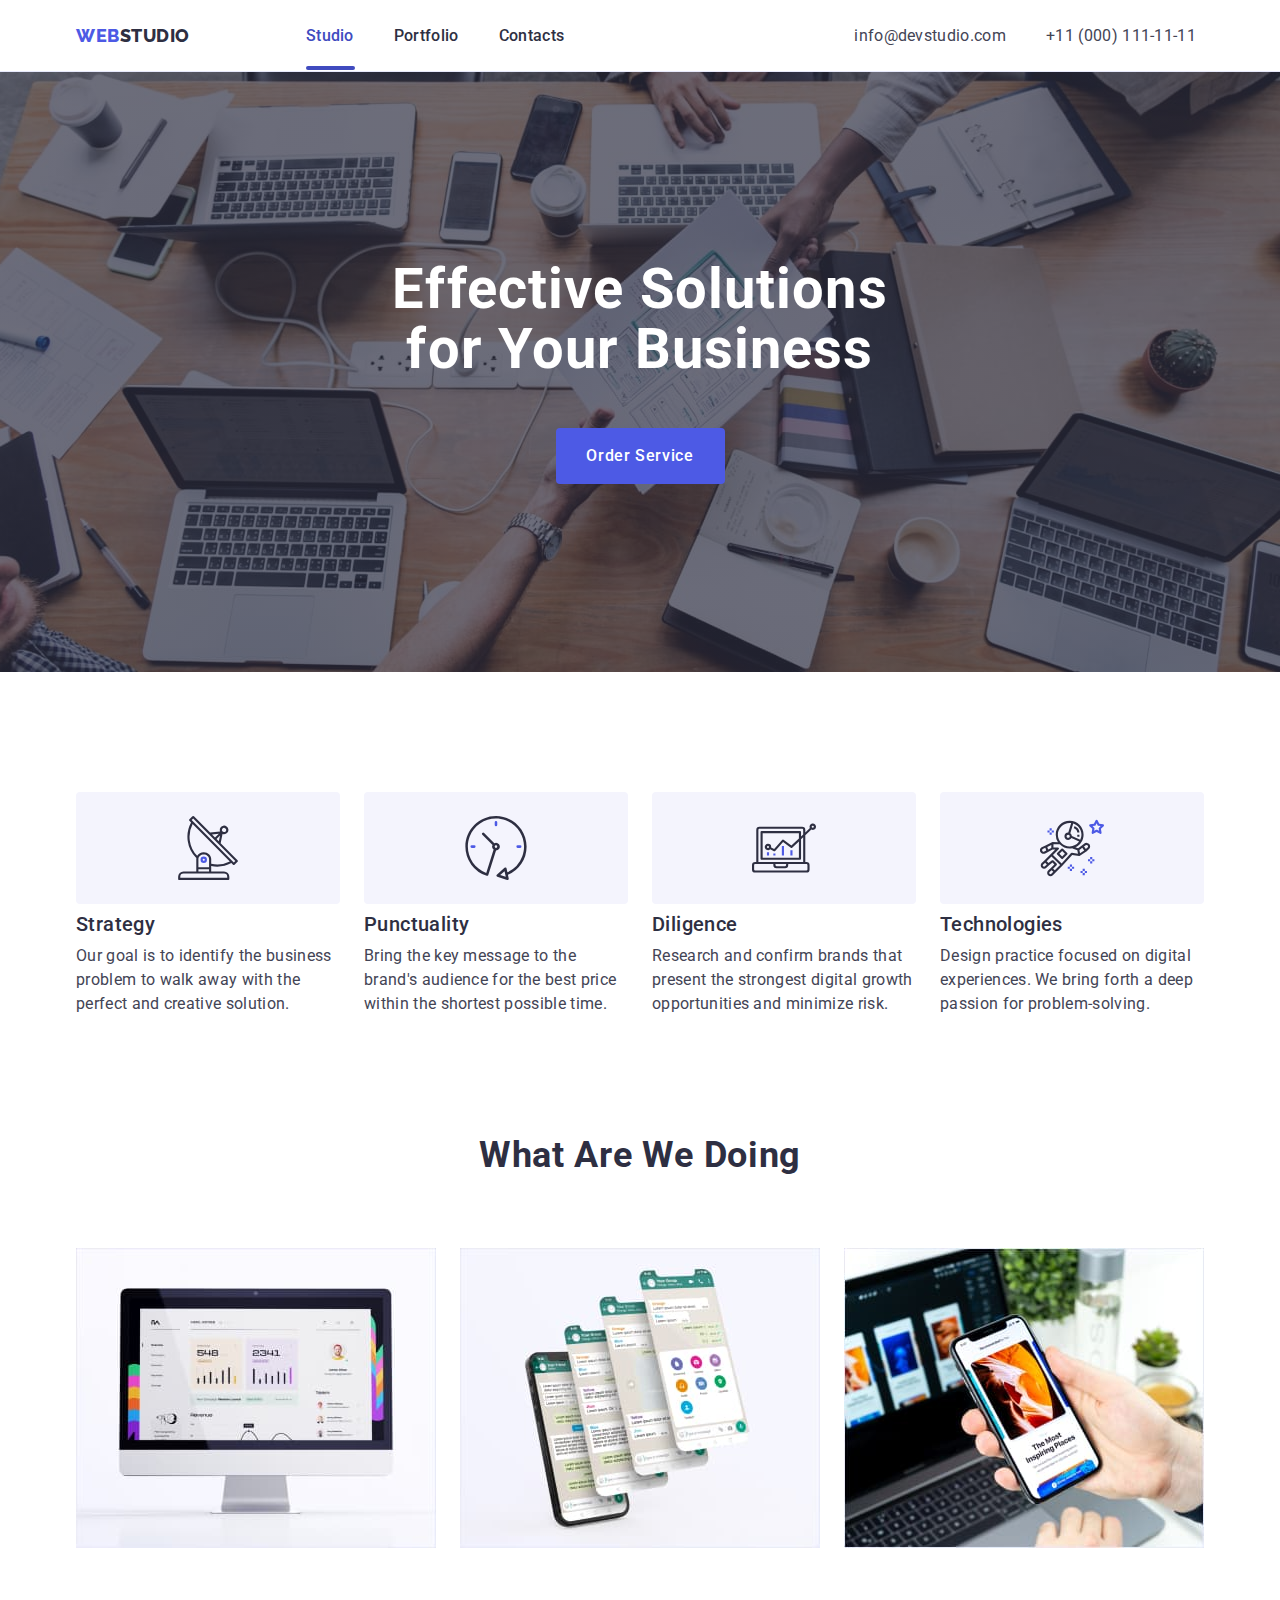
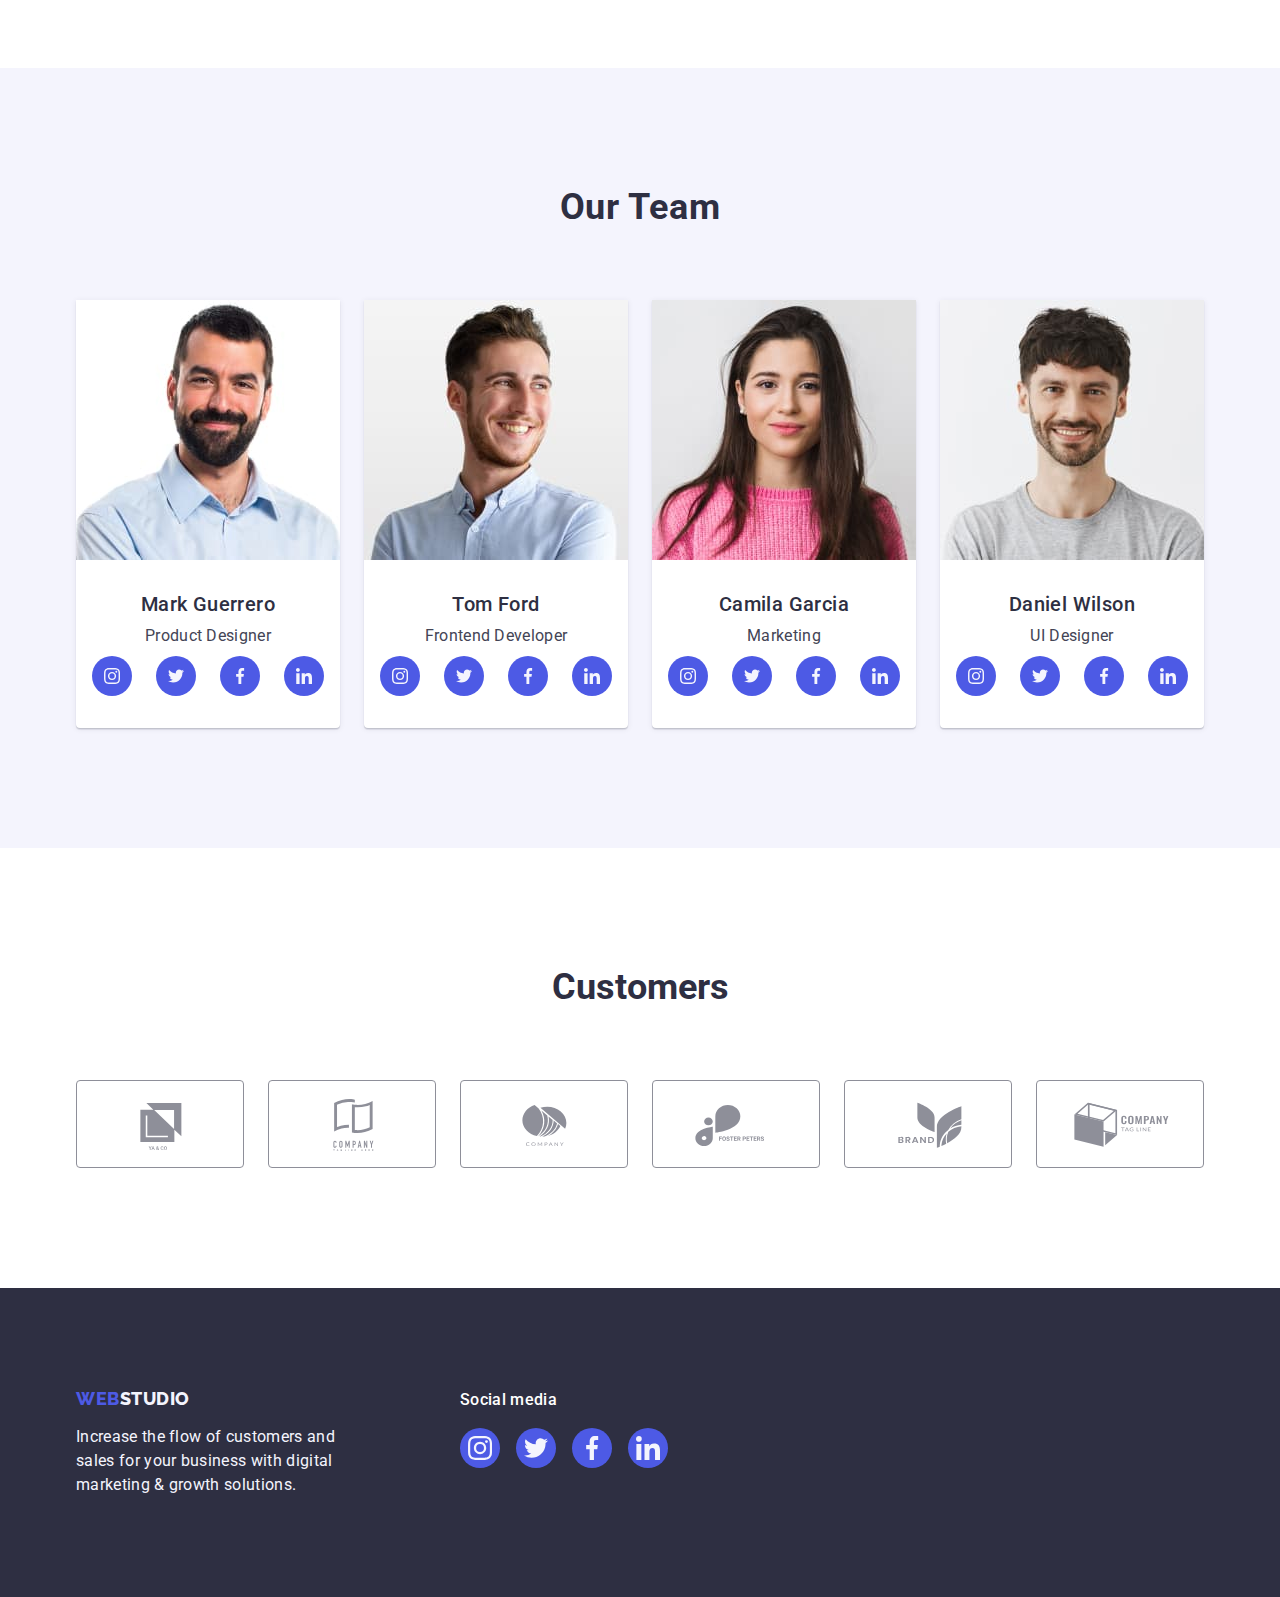
<file: index.html>
<!DOCTYPE html>
<html lang="en">
  <head>
    <meta charset="UTF-8" />
    <meta name="viewport" content="width=device-width, initial-scale=1.0" />
    <title>Document</title>
    <link
      rel="stylesheet"
      href="https://cdnjs.cloudflare.com/ajax/libs/modern-normalize/1.0.0/modern-normalize.min.css" />
    <link rel="stylesheet" href="css/styles.css" />
    <link rel="preconnect" href="https://fonts.googleapis.com" />
    <link rel="preconnect" href="https://fonts.gstatic.com" crossorigin />
    <link
      href="https://fonts.googleapis.com/css2?family=Raleway:wght@800&family=Roboto:wght@400;500;700;900&display=swap"
      rel="stylesheet" />
  </head>
  <body>
    <header class="header">
      <div class="container div-container">
        <nav class="navigation">
          <a href="./index.html" class="logo link toplogo"
            >Web<span class="studio">Studio</span></a
          >
          <ul class="list menu">
            <li>
              <a href="./index.html" class="nav link nav-link active">Studio</a>
            </li>
            <li>
              <a href="./portfolio.html" class="nav link nav-link">Portfolio</a>
            </li>
            <li>
              <a href="" class="nav link nav-link">Contacts</a>
            </li>
          </ul>
        </nav>
        <address class="address">
          <ul class="list menu">
            <li>
              <a href="mailto:info@devstudio.com" class="contact link"
                >info@devstudio.com</a
              >
            </li>
            <li>
              <a href="tel:+110001111111" class="contact link"
                >+11 (000) 111-11-11</a
              >
            </li>
          </ul>
        </address>
      </div>
    </header>
    <main>
      <section class="section-one">
        <div class="container solutions-container">
          <h1 class="main-header">Effective Solutions for Your Business</h1>
          <button type="button" class="action-btn" data-modal-open>
            Order Service
          </button>
        </div>
      </section>
      <section class="section-two">
        <div class="container">
          <h2 class="visually-hidden">header2</h2>
          <ul class="list values-list">
            <li class="value">
              <div class="container-svg-section-two">
                <svg class="svg-section-two" width="64" height="64">
                  <use href="./images/icons.svg#icon-antenna-1"></use>
                </svg>
              </div>
              <h3 class="header-three values-header">Strategy</h3>
              <p class="desc">
                Our goal is to identify the business problem to walk away with
                the perfect and creative solution.
              </p>
            </li>
            <li class="value">
              <div class="container-svg-section-two">
                <svg class="svg-section-two" width="64" height="64">
                  <use href="./images/icons.svg#icon-clock-1"></use>
                </svg>
              </div>
              <h3 class="header-three values-header">Punctuality</h3>
              <p class="desc">
                Bring the key message to the brand's audience for the best price
                within the shortest possible time.
              </p>
            </li>
            <li class="value">
              <div class="container-svg-section-two">
                <svg class="svg-section-two" width="64" height="64">
                  <use href="./images/icons.svg#icon-diagram-1"></use>
                </svg>
              </div>
              <h3 class="header-three values-header">Diligence</h3>
              <p class="desc">
                Research and confirm brands that present the strongest digital
                growth opportunities and minimize risk.
              </p>
            </li>
            <li class="value">
              <div class="container-svg-section-two">
                <svg class="svg-section-two" width="64" height="64">
                  <use href="./images/icons.svg#icon-astronaut-1"></use>
                </svg>
              </div>
              <h3 class="header-three values-header">Technologies</h3>
              <p class="desc">
                Design practice focused on digital experiences. We bring forth a
                deep passion for problem-solving.
              </p>
            </li>
          </ul>
        </div>
      </section>
      <section class="section-three">
        <div class="container">
          <h2 class="header-two section-three-header">What are we doing</h2>
          <ul class="list images-list">
            <li class="images-one">
              <img
                src="./images/img1.jpg"
                alt="old imac computer displaying statistics"
                width="360"
                height="300" />
            </li>
            <li class="images-one">
              <img
                src="./images/img2.jpg"
                alt="layers of phone with communicator"
                width="360"
                height="300" />
            </li>
            <li class="images-one">
              <img
                src="./images/img3.jpg"
                alt="easy connection between phone and computer"
                width="360"
                height="300" />
            </li>
          </ul>
        </div>
      </section>
      <section class="section-four">
        <div class="container">
          <h2 class="header-two section-four-header">Our Team</h2>
          <ul class="list list-four">
            <li class="people-list">
              <img
                src="./images/img4.jpg"
                alt="professionl looking adult with beard wearing blue shirt"
                width="264"
                height="260" />
              <div class="container-img">
                <h3 class="header-three images-header">Mark Guerrero</h3>
                <p class="desc photos-desc">Product Designer</p>
                <ul class="socials-list">
                  <li class="social">
                    <a href="" class="social-item">
                      <svg class="social-item-svg" width="16" height="16">
                        <use href="./images/icons.svg#icon-instagram-1"></use>
                      </svg>
                    </a>
                  </li>
                  <li class="social">
                    <a href="" class="social-item">
                      <svg class="social-item-svg" width="16" height="16">
                        <use href="./images/icons.svg#icon-twitter-1"></use>
                      </svg>
                    </a>
                  </li>
                  <li class="social">
                    <a href="" class="social-item">
                      <svg class="social-item-svg" width="16" height="16">
                        <use href="./images/icons.svg#icon-facebook-1"></use>
                      </svg>
                    </a>
                  </li>
                  <li class="social">
                    <a href="" class="social-item">
                      <svg class="social-item-svg" width="16" height="16">
                        <use href="./images/icons.svg#icon-linkedin-1"></use>
                      </svg>
                    </a>
                  </li>
                </ul>
              </div>
            </li>
            <li class="people-list">
              <img
                src="./images/img7.jpg"
                alt="young adult wearing blue shirt and smiling"
                width="264"
                height="260" />
              <div class="container-img">
                <h3 class="header-three images-header">Tom Ford</h3>
                <p class="desc photos-desc">Frontend Developer</p>
                <ul class="socials-list">
                  <li class="social">
                    <a href="" class="social-item">
                      <svg class="social-item-svg" width="16" height="16">
                        <use href="./images/icons.svg#icon-instagram-1"></use>
                      </svg>
                    </a>
                  </li>
                  <li class="social">
                    <a href="" class="social-item">
                      <svg class="social-item-svg" width="16" height="16">
                        <use href="./images/icons.svg#icon-twitter-1"></use>
                      </svg>
                    </a>
                  </li>
                  <li class="social">
                    <a href="" class="social-item">
                      <svg class="social-item-svg" width="16" height="16">
                        <use href="./images/icons.svg#icon-facebook-1"></use>
                      </svg>
                    </a>
                  </li>
                  <li class="social">
                    <a href="" class="social-item">
                      <svg class="social-item-svg" width="16" height="16">
                        <use href="./images/icons.svg#icon-linkedin-1"></use>
                      </svg>
                    </a>
                  </li>
                </ul>
              </div>
            </li>
            <li class="people-list">
              <img
                src="./images/img6.jpg"
                alt="young attractive women with long dark hair wearing pink sweater"
                width="264"
                height="260" />
              <div class="container-img">
                <h3 class="header-three images-header">Camila Garcia</h3>
                <p class="desc photos-desc">Marketing</p>
                <ul class="socials-list">
                  <li class="social">
                    <a href="" class="social-item">
                      <svg class="social-item-svg" width="16" height="16">
                        <use href="./images/icons.svg#icon-instagram-1"></use>
                      </svg>
                    </a>
                  </li>
                  <li class="social">
                    <a href="" class="social-item">
                      <svg class="social-item-svg" width="16" height="16">
                        <use href="./images/icons.svg#icon-twitter-1"></use>
                      </svg>
                    </a>
                  </li>
                  <li class="social">
                    <a href="" class="social-item">
                      <svg class="social-item-svg" width="16" height="16">
                        <use href="./images/icons.svg#icon-facebook-1"></use>
                      </svg>
                    </a>
                  </li>
                  <li class="social">
                    <a href="" class="social-item">
                      <svg class="social-item-svg" width="16" height="16">
                        <use href="./images/icons.svg#icon-linkedin-1"></use>
                      </svg>
                    </a>
                  </li>
                </ul>
              </div>
            </li>
            <li class="people-list">
              <img
                src="./images/img5.jpg"
                alt="young smiling adult waering plain t-shirt"
                width="264"
                height="260" />
              <div class="container-img">
                <h3 class="header-three images-header">Daniel Wilson</h3>
                <p class="desc photos-desc">UI Designer</p>
                <ul class="socials-list">
                  <li class="social">
                    <a href="" class="social-item">
                      <svg class="social-item-svg" width="16" height="16">
                        <use href="./images/icons.svg#icon-instagram-1"></use>
                      </svg>
                    </a>
                  </li>
                  <li class="social">
                    <a href="" class="social-item">
                      <svg class="social-item-svg" width="16" height="16">
                        <use href="./images/icons.svg#icon-twitter-1"></use>
                      </svg>
                    </a>
                  </li>
                  <li class="social">
                    <a href="" class="social-item">
                      <svg class="social-item-svg" width="16" height="16">
                        <use href="./images/icons.svg#icon-facebook-1"></use>
                      </svg>
                    </a>
                  </li>
                  <li class="social">
                    <a href="" class="social-item">
                      <svg class="social-item-svg" width="16" height="16">
                        <use href="./images/icons.svg#icon-linkedin-1"></use>
                      </svg>
                    </a>
                  </li>
                </ul>
              </div>
            </li>
          </ul>
        </div>
      </section>
      <section class="section-five">
        <div class="container">
          <h2 class="header-customers">Customers</h2>
          <ul class="clients-list">
            <li class="clients">
              <a href="" class="client-item">
                <svg class="client-item-svg" width="104" height="56">
                  <use href="./images/icons.svg#icon-Logo"></use>
                </svg>
              </a>
            </li>
            <li class="clients">
              <a href="" class="client-item">
                <svg class="client-item-svg" width="104" height="56">
                  <use href="./images/icons.svg#icon-Logo-1"></use>
                </svg>
              </a>
            </li>
            <li class="clients">
              <a href="" class="client-item">
                <svg class="client-item-svg" width="104" height="56">
                  <use href="./images/icons.svg#icon-Logo-2"></use>
                </svg>
              </a>
            </li>
            <li class="clients">
              <a href="" class="client-item">
                <svg class="client-item-svg" width="104" height="56">
                  <use href="./images/icons.svg#icon-Logo-3"></use>
                </svg>
              </a>
            </li>
            <li class="clients">
              <a href="" class="client-item">
                <svg class="client-item-svg" width="104" height="56">
                  <use href="./images/icons.svg#icon-Logo-4"></use>
                </svg>
              </a>
            </li>
            <li class="clients">
              <a href="" class="client-item">
                <svg class="client-item-svg" width="104" height="56">
                  <use href="./images/icons.svg#icon-Logo-5"></use>
                </svg>
              </a>
            </li>
          </ul>
        </div>
      </section>
    </main>
    <footer class="footer">
      <div class="container container-social-media">
        <div class="container-logo-p">
          <a href="./index.html" class="logo link footer-link"
            >Web<span class="studio-footer">Studio</span></a
          >
          <p class="motto">
            Increase the flow of customers and sales for your business with
            digital marketing & growth solutions.
          </p>
        </div>
        <div>
          <p class="paragraph-social-media">Social media</p>
          <ul class="footer-list list">
            <li class="footer-list-item">
              <a href="" class="footer-social-media">
                <svg class="footer-svg" width="24" height="24">
                  <use href="./images/icons.svg#icon-instagram-1"></use>
                </svg>
              </a>
            </li>
            <li class="footer-list-item">
              <a href="" class="footer-social-media">
                <svg class="footer-svg" width="24" height="24">
                  <use href="./images/icons.svg#icon-twitter-1"></use>
                </svg>
              </a>
            </li>
            <li class="footer-list-item">
              <a href="" class="footer-social-media">
                <svg class="footer-svg" width="24" height="24">
                  <use href="./images/icons.svg#icon-facebook-1"></use>
                </svg>
              </a>
            </li>
            <li class="footer-list-item">
              <a href="" class="footer-social-media">
                <svg class="footer-svg" width="24" height="24">
                  <use href="./images/icons.svg#icon-linkedin-1"></use>
                </svg>
              </a>
            </li>
          </ul>
        </div>
      </div>
    </footer>

    <div class="backdrop is-hidden" data-modal>
      <div class="modal">
        <button type="button" class="close-btn" data-modal-close>
          <svg class="x-button" width="8" height="8">
            <use href="./images/icon-x.svg#icon-close-black-18dp-2-1-2"></use>
          </svg>
        </button>
      </div>
    </div>

    <script src="./modal.js"></script>
  </body>
</html>
</file>
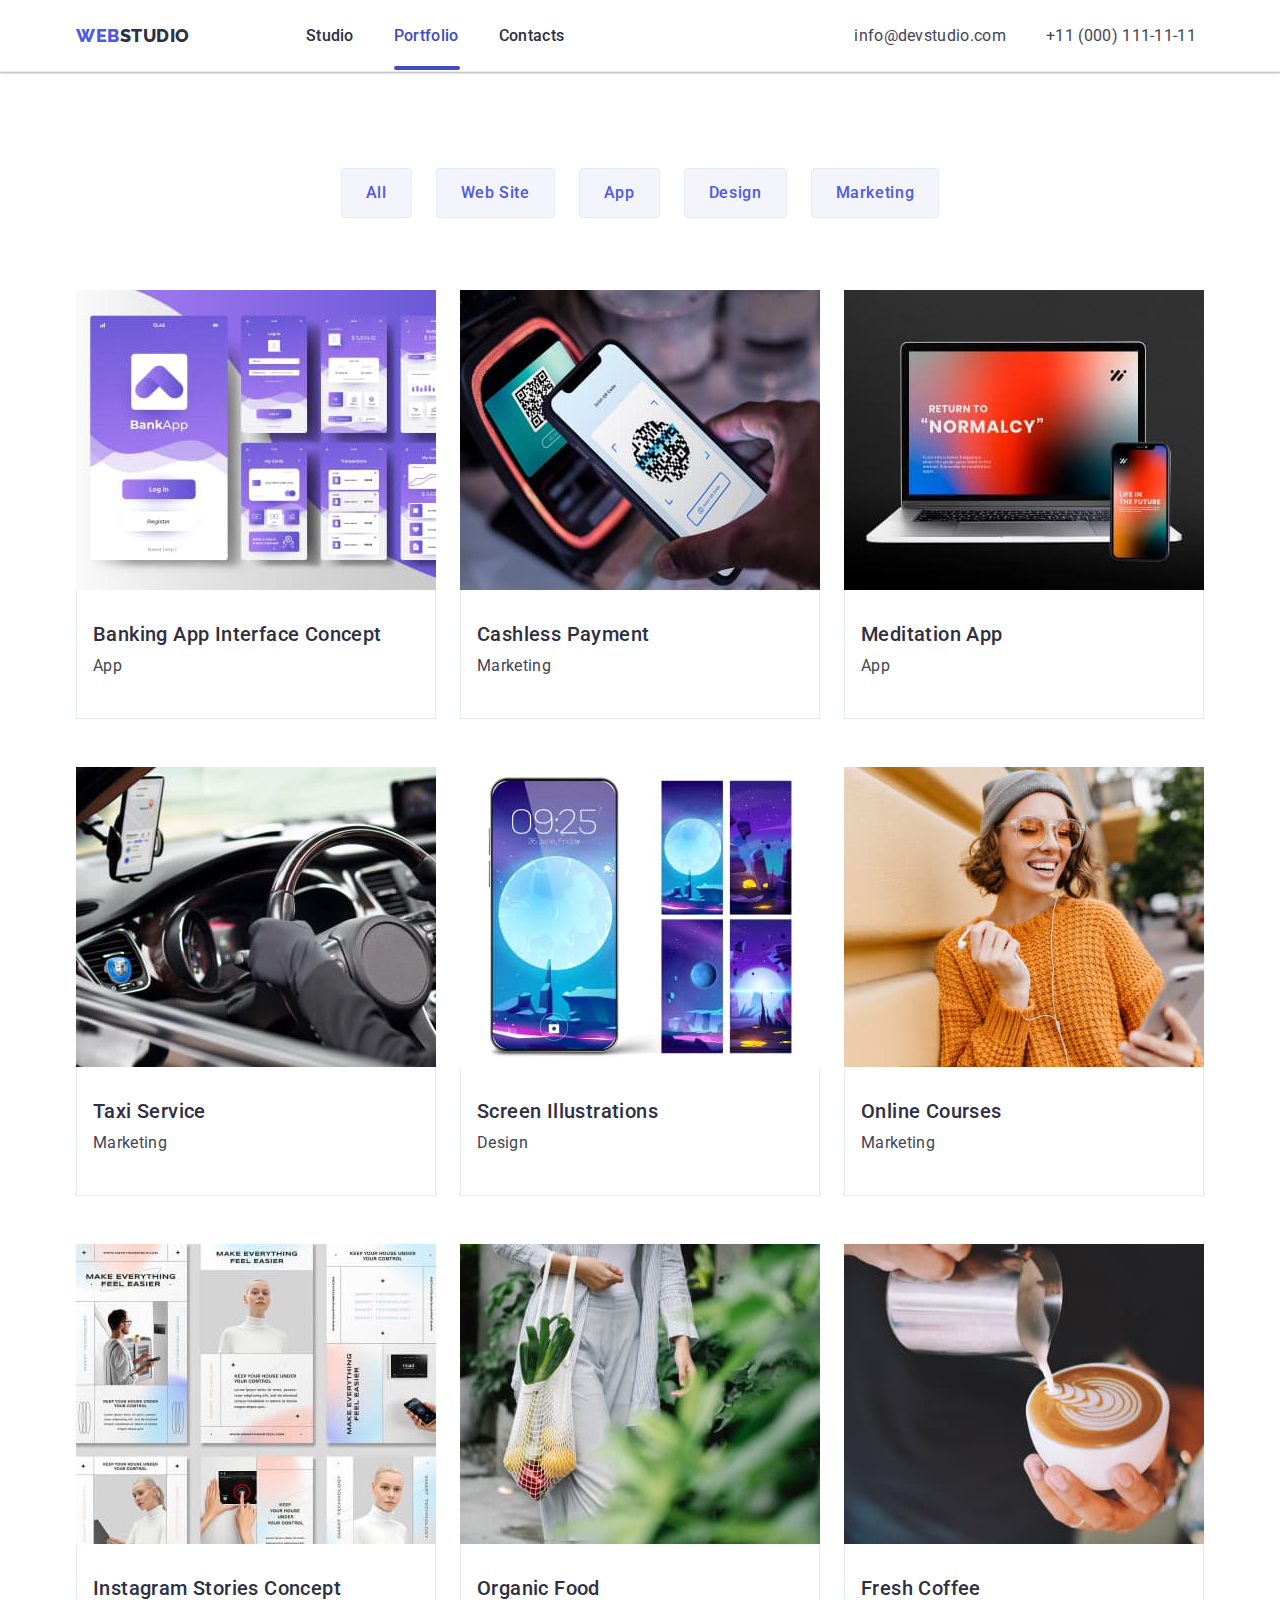
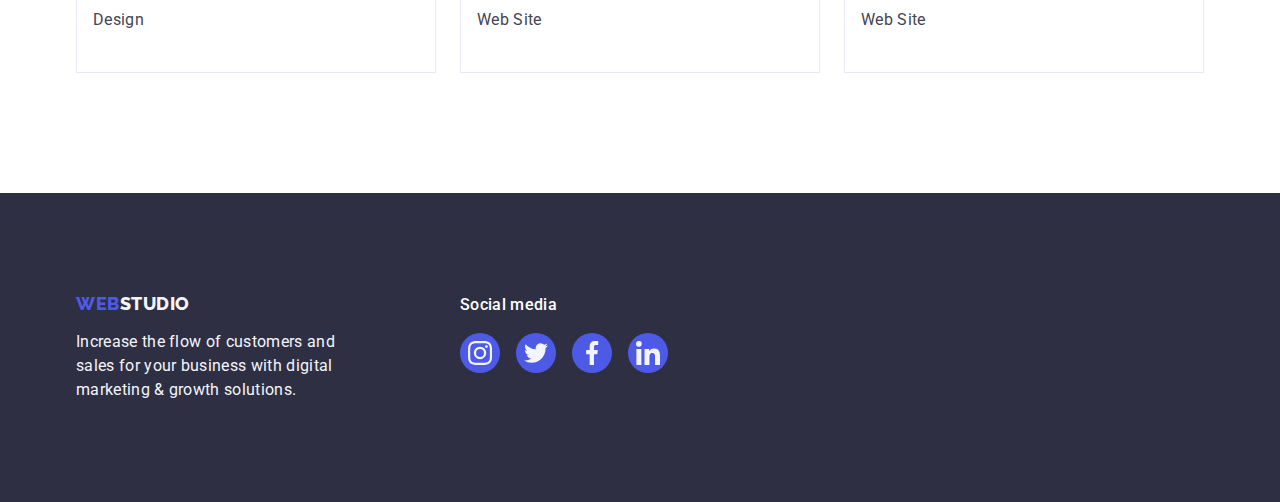
<file: portfolio.html>
<!DOCTYPE html>
<html lang="en">
  <head>
    <meta charset="UTF-8" />
    <meta name="viewport" content="width=device-width, initial-scale=1.0" />
    <title>Document</title>
    <link
      rel="stylesheet"
      href="https://cdnjs.cloudflare.com/ajax/libs/modern-normalize/1.0.0/modern-normalize.min.css" />
    <link rel="stylesheet" href="css/styles.css" />
    <link rel="preconnect" href="https://fonts.googleapis.com" />
    <link rel="preconnect" href="https://fonts.gstatic.com" crossorigin />
    <link
      href="https://fonts.googleapis.com/css2?family=Raleway:wght@800&family=Roboto:wght@400;500;700;900&display=swap"
      rel="stylesheet" />
  </head>
  <body>
    <header class="header">
      <div class="container div-container">
        <nav class="navigation">
          <a href="./index.html" class="logo link toplogo"
            >Web<span class="studio">Studio</span></a
          >
          <ul class="list menu">
            <li>
              <a href="./index.html" class="nav link nav-link">Studio</a>
            </li>
            <li>
              <a href="./portfolio.html" class="nav link nav-link active"
                >Portfolio</a
              >
            </li>
            <li>
              <a href="" class="nav link nav-link">Contacts</a>
            </li>
          </ul>
        </nav>
        <address class="address">
          <ul class="list menu">
            <li>
              <a href="mailto:info@devstudio.com" class="contact link"
                >info@devstudio.com</a
              >
            </li>
            <li>
              <a href="tel:+110001111111" class="contact link"
                >+11 (000) 111-11-11</a
              >
            </li>
          </ul>
        </address>
      </div>
    </header>
    <main>
      <section class="portfolio-section">
        <div class="container-portfolio container">
          <h1 class="visually-hidden">temporary header</h1>
          <ul class="list portfolio-section-list">
            <li>
              <button type="button" class="btn">All</button>
            </li>
            <li>
              <button type="button" class="btn">Web Site</button>
            </li>
            <li>
              <button type="button" class="btn">App</button>
            </li>
            <li>
              <button type="button" class="btn">Design</button>
            </li>
            <li>
              <button type="button" class="btn">Marketing</button>
            </li>
          </ul>
          <ul class="list portfolio-list-two">
            <li class="portfolio-image">
              <a href="" class="link portfolio-image-link">
                <div class="image-container">
                  <img
                    src="./images/img15.jpg"
                    alt="banking app interface concept"
                    width="360"
                    height="300" />
                  <p class="overlay-text">
                    14 Stylish and User-Friendly App Design Concepts · Task
                    Manager App · Calorie Tracker App · Exotic Fruit Ecommerce
                    App · Cloud Storage App
                  </p>
                </div>
                <div class="app">
                  <h2 class="header-three portfolio-desc">
                    Banking App Interface Concept
                  </h2>
                  <p class="desc portfolio-desc">App</p>
                </div>
              </a>
            </li>
            <li class="portfolio-image">
              <a href="" class="link portfolio-image-link">
                <div class="image-container">
                  <img
                    src="./images/img14.jpg"
                    alt="cashless payment via qr code"
                    width="360"
                    height="300" />
                  <p class="overlay-text">
                    14 Stylish and User-Friendly App Design Concepts · Task
                    Manager App · Calorie Tracker App · Exotic Fruit Ecommerce
                    App · Cloud Storage App
                  </p>
                </div>
                <div class="app">
                  <h2 class="header-three portfolio-desc">Cashless Payment</h2>
                  <p class="desc portfolio-desc">Marketing</p>
                </div></a
              >
            </li>
            <li class="portfolio-image">
              <a href="" class="link portfolio-image-link">
                <div class="image-container">
                  <img
                    src="./images/img8.jpg"
                    alt="laptop and phone compatible mediation app"
                    width="360"
                    height="300" />
                  <p class="overlay-text">
                    14 Stylish and User-Friendly App Design Concepts · Task
                    Manager App · Calorie Tracker App · Exotic Fruit Ecommerce
                    App · Cloud Storage App
                  </p>
                </div>
                <div class="app">
                  <h2 class="header-three portfolio-desc">Meditation App</h2>
                  <p class="desc portfolio-desc">App</p>
                </div></a
              >
            </li>
            <li class="portfolio-image">
              <a href="" class="link portfolio-image-link">
                <div class="image-container">
                  <img
                    src="./images/img13.jpg"
                    alt="person driving taxi"
                    width="360"
                    height="300" />
                  <p class="overlay-text">
                    14 Stylish and User-Friendly App Design Concepts · Task
                    Manager App · Calorie Tracker App · Exotic Fruit Ecommerce
                    App · Cloud Storage App
                  </p>
                </div>
                <div class="app">
                  <h2 class="header-three portfolio-desc">Taxi Service</h2>
                  <p class="desc portfolio-desc">Marketing</p>
                </div></a
              >
            </li>
            <li class="portfolio-image">
              <a href="" class="link portfolio-image-link">
                <div class="image-container">
                  <img
                    src="./images/img9.jpg"
                    alt="screen illustration of planets"
                    width="360"
                    height="300" />
                  <p class="overlay-text">
                    14 Stylish and User-Friendly App Design Concepts · Task
                    Manager App · Calorie Tracker App · Exotic Fruit Ecommerce
                    App · Cloud Storage App
                  </p>
                </div>
                <div class="app">
                  <h2 class="header-three portfolio-desc">
                    Screen Illustrations
                  </h2>
                  <p class="desc portfolio-desc">Design</p>
                </div></a
              >
            </li>
            <li class="portfolio-image">
              <a href="" class="link portfolio-image-link">
                <div class="image-container">
                  <img
                    src="./images/img16.jpg"
                    alt="woman in orange sweater looking at her phone and smiling"
                    width="360"
                    height="300" />
                  <p class="overlay-text">
                    14 Stylish and User-Friendly App Design Concepts · Task
                    Manager App · Calorie Tracker App · Exotic Fruit Ecommerce
                    App · Cloud Storage App
                  </p>
                </div>
                <div class="app">
                  <h2 class="header-three portfolio-desc">Online Courses</h2>
                  <p class="desc portfolio-desc">Marketing</p>
                </div></a
              >
            </li>
            <li class="portfolio-image">
              <a href="" class="link portfolio-image-link">
                <div class="image-container">
                  <img
                    src="./images/img10.jpg"
                    alt="concept of instagram stories"
                    width="360"
                    height="300" />
                  <p class="overlay-text">
                    14 Stylish and User-Friendly App Design Concepts · Task
                    Manager App · Calorie Tracker App · Exotic Fruit Ecommerce
                    App · Cloud Storage App
                  </p>
                </div>
                <div class="app">
                  <h2 class="header-three portfolio-desc">
                    Instagram Stories Concept
                  </h2>
                  <p class="desc portfolio-desc">Design</p>
                </div></a
              >
            </li>
            <li class="portfolio-image">
              <a href="" class="link portfolio-image-link">
                <div class="image-container">
                  <img
                    src="./images/img11.jpg"
                    alt="woman holding a reusable bag of fruits and vegetables"
                    width="360"
                    height="300" />
                  <p class="overlay-text">
                    14 Stylish and User-Friendly App Design Concepts · Task
                    Manager App · Calorie Tracker App · Exotic Fruit Ecommerce
                    App · Cloud Storage App
                  </p>
                </div>
                <div class="app">
                  <h2 class="header-three portfolio-desc">Organic Food</h2>
                  <p class="desc portfolio-desc">Web Site</p>
                </div></a
              >
            </li>
            <li class="portfolio-image">
              <a href="" class="link portfolio-image-link">
                <div class="image-container">
                  <img
                    src="./images/img12.jpg"
                    alt="preparation of coffee with art on it"
                    width="360"
                    height="300" />
                  <p class="overlay-text">
                    14 Stylish and User-Friendly App Design Concepts · Task
                    Manager App · Calorie Tracker App · Exotic Fruit Ecommerce
                    App · Cloud Storage App
                  </p>
                </div>
                <div class="app">
                  <h2 class="header-three portfolio-desc">Fresh Coffee</h2>
                  <p class="desc portfolio-desc">Web Site</p>
                </div></a
              >
            </li>
          </ul>
        </div>
      </section>
    </main>
    <footer class="footer">
      <div class="container container-social-media">
        <div class="container-logo-p">
          <a href="./index.html" class="logo link footer-link"
            >Web<span class="studio-footer">Studio</span></a
          >
          <p class="motto">
            Increase the flow of customers and sales for your business with
            digital marketing & growth solutions.
          </p>
        </div>
        <div>
          <p class="paragraph-social-media">Social media</p>
          <ul class="footer-list list">
            <li class="footer-list-item">
              <a href="" class="footer-social-media">
                <svg class="footer-svg" width="24" height="24">
                  <use href="./images/icons.svg#icon-instagram-1"></use>
                </svg>
              </a>
            </li>
            <li class="footer-list-item">
              <a href="" class="footer-social-media">
                <svg class="footer-svg" width="24" height="24">
                  <use href="./images/icons.svg#icon-twitter-1"></use>
                </svg>
              </a>
            </li>
            <li class="footer-list-item">
              <a href="" class="footer-social-media">
                <svg class="footer-svg" width="24" height="24">
                  <use href="./images/icons.svg#icon-facebook-1"></use>
                </svg>
              </a>
            </li>
            <li class="footer-list-item">
              <a href="" class="footer-social-media">
                <svg class="footer-svg" width="24" height="24">
                  <use href="./images/icons.svg#icon-linkedin-1"></use>
                </svg>
              </a>
            </li>
          </ul>
        </div>
      </div>
    </footer>
  </body>
</html>
</file>
<file: css/styles.css>
*:root {
  --text: #434455;
  --white: #ffffff;
  --header: #4d5ae5;
  --navyblue: #2e2f42;
  --cloud: #f4f4fd;
  --btn: #e7e9fc;
}

* {
  box-sizing: border-box;
  margin: 0;
  padding: 0;
}

body {
  font-family: "Roboto", sans-serif;
  color: var(--text);
  background-color: var(--white);
}

img {
  display: block;
}

.div-container {
  display: flex;
  width: 1440px;
  height: 72px;
  gap: 290px;
}

.container {
  width: 1158px;
  margin: 0 auto;
  padding: 0 15px 0 15px;
}
/* header section */

.logo {
  text-transform: uppercase;
  font-family: "Raleway", sans-serif;
  font-size: 18px;
  font-weight: 800;
  letter-spacing: 0.03em;
  line-height: 1.17;
  color: var(--header);
}

.toplogo {
  margin-right: 76px;
}

.navigation {
  display: flex;
  align-items: center;
  justify-content: center;
  gap: 40px;
}

.link {
  text-decoration: none;
}

.studio {
  color: var(--navyblue);
}

.list {
  list-style: none;
  display: flex;
  gap: 40px;
}

.nav {
  font-weight: 500;
  font-size: 16px;
  line-height: 1.5;
  letter-spacing: 0.02em;
  color: var(--navyblue);
  padding: 24px 0 24px;
}

.active {
  position: relative;
  color: #404bbf;
}

.active::after {
  content: "";
  position: absolute;
  left: 0;
  right: -1px;
  height: 4px;
  bottom: -1px;
  background-color: #404bbf;
  border-radius: 2px;
  transition: color 250ms cubic-bezier(0.4, 0, 0.2, 1);
}

.nav:hover,
.nav:focus,
.contact:hover,
.contact:focus,
.action-btn:focus,
.action-btn:hover {
  color: #404bbf;
}

.address {
  font-style: normal;
  display: flex;
  align-items: center;
  justify-content: center;
}

.menu {
  display: flex;
  gap: 40px;
}

.contact link {
  margin-right: 0;
}

.contact {
  font-size: 16px;
  line-height: 1.5;
  letter-spacing: 0.02em;
  color: var(--text);
  transition: color 250ms cubic-bezier(0.4, 0, 0.2, 1);
}

.solutions-container {
  display: flex;
  align-items: center;
  justify-content: center;
  flex-direction: column;
  gap: 48px;
}
/* First Section */

.section-one {
  background-color: var(--navyblue);
  padding: 188px 0;
  display: flex;
  background-image: linear-gradient(
      rgba(46, 47, 66, 0.7),
      rgba(46, 47, 66, 0.7)
    ),
    url(../images/people-office.jpg);
  background-repeat: no-repeat;
  background-position: center;
  background-size: cover;
  height: 600px;
  max-width: 1440px;
  justify-content: center;
  align-items: center;
  margin: auto;
}

.header {
  height: 72px;
  border-bottom: 1px solid #e7e9fc;
  box-shadow: 0px 2px 1px rgba(46, 47, 66, 0.08),
    0px 1px 1px rgba(46, 47, 66, 0.16), 0px 1px 6px rgba(46, 47, 66, 0.08);
}

.main-header {
  font-size: 56px;
  line-height: 1.07;
  text-align: center;
  letter-spacing: 0.02em;
  color: #ffffff;
  max-width: 496px;
  align-items: center;
  justify-content: center;
}

.action-btn {
  background-color: #4d5ae5;
  font-family: "Roboto", sans-serif;
  font-weight: 500;
  line-height: 1.5;
  letter-spacing: 0.04em;
  font-size: 16px;
  color: #ffffff;
  cursor: pointer;
  display: block;
  min-width: 169px;
  height: 56px;
  border: none;
  border-radius: 4px;
  transition: background-color 250ms cubic-bezier(0.4, 0, 0.2, 1);
}

.action-btn:focus,
.action-btn:hover {
  background-color: #404bbf;
  color: #ffffff;
}

.close-btn {
  transition: fill 250ms cubic-bezier(0.4, 0, 0.2, 1);
}
.close-btn:hover,
.close-btn:focus {
  fill: #ffffff;
}
/* Second Section */
.visually-hidden {
  position: absolute;
  width: 1px;
  height: 1px;
  margin: -1px;
  border: 0;
  padding: 0;
  white-space: nowrap;
  clip-path: inset(100%);
  clip: rect(0 0 0 0);
  overflow: hidden;
}

.section-two {
  padding: 120px 0;
}

.values-list {
  display: flex;
  gap: 24px;
}

.value {
  width: calc((100% - 3 * 24px) / 4);
}

.values-header {
  margin-bottom: 8px;
}

.header-three {
  font-size: 20px;
  font-weight: 500;
  line-height: 1.2;
  letter-spacing: 0.02em;
  color: var(--navyblue);
}

.desc {
  font-size: 16px;
  line-height: 1.5;
  letter-spacing: 0.02em;
  color: var(--text);
}

.container-svg-section-two {
  display: flex;
  align-items: center;
  justify-content: center;
  height: 112px;
  background-color: #f4f4fd;
  border-radius: 4px;
  margin-bottom: 8px;
}

/*Third Section */

.section-three {
  padding-bottom: 120px;
}

.section-three-header {
  margin-bottom: 72px;
}

.images-list {
  display: flex;
  gap: 24px;
}

.images-one {
  flex-basis: calc((100% - 48px) / 3);
}

.header-two {
  font-size: 36px;
  line-height: 1.11;
  text-align: center;
  letter-spacing: 0.02em;
  text-transform: capitalize;
  color: var(--navyblue);
}

/*Fourth Section */
.section-four {
  background-color: #f4f4fd;
  padding: 120px 0;
}

.section-four-header {
  margin-bottom: 72px;
}

.list-four {
  display: flex;
  gap: 24px;
}

.people-list {
  background-color: #ffffff;
  border-radius: 0px 0px 4px 4px;
  width: calc((100% -3 * 24px) / 4);
  box-shadow: 0px 1px 6px rgba(46, 47, 66, 0.08),
    0px 1px 1px rgba(46, 47, 66, 0.16), 0px 2px 1px rgba(46, 47, 66, 0.08);
}

.socials-list {
  display: flex;
  justify-content: center;
  gap: 24px;
  padding-top: 8px;
}

.social {
  width: 40px;
  height: 40px;
  list-style-type: none;
}

.social-item {
  width: 100%;
  height: 100%;
  background-color: #4d5ae5;
  border-radius: 50%;
  display: flex;
  align-items: center;
  justify-content: center;
  transition: background-color 250ms cubic-bezier(0.4, 0, 0.2, 1);
}

.social-item:hover,
.social-item:focus {
  background-color: #404bbf;
}

.social-item-svg {
  fill: #f4f4fd;
}

.container-img {
  padding-top: 32px;
  padding-bottom: 32px;
  padding-left: 16px;
  padding-right: 16px;
}

.images-header {
  text-align: center;
  margin-bottom: 8px;
}

.photos-desc {
  text-align: center;
}

/*Fifth section */

.section-five {
  padding-top: 120px;
  padding-bottom: 120px;
}

.header-customers {
  font-size: 36px;
  line-height: 1.11;
  color: #2e2f42;
  margin-bottom: 72px;
  display: flex;
  align-items: center;
  justify-content: center;
}
.clients-list {
  display: flex;
  gap: 24px;
}

.clients {
  width: calc((100% - 120px) / 6);
  height: 88px;
  list-style-type: none;
}

.client-item {
  width: 100%;
  height: 100%;
  border: 1px solid #8e8f99;
  border-radius: 4px;
  color: #8e8f99;
  display: flex;
  align-items: center;
  justify-content: center;
  transition: border-color 250ms cubic-bezier(0.4, 0, 0.2, 1),
    color 250ms cubic-bezier(0.4, 0, 0.2, 1);
}

.client-item:hover,
.client-item:focus {
  border-color: #404bbf;
  color: #404bbf;
}

.client-item-svg {
  fill: currentColor;
}

/*Footer*/

.container-social-media {
  display: flex;
  align-items: baseline;
}

.container-logo-p {
  margin-right: 120px;
}

.paragraph-social-media {
  font-weight: 500;
  font-size: 16px;
  line-height: 1.5;
  letter-spacing: 0.02em;
  color: #ffffff;
  margin-bottom: 16px;
}

.footer-list {
  display: flex;
  gap: 16px;
}

.footer-list-item {
  width: 40px;
  height: 40px;
}

.footer-social-media {
  width: 100%;
  height: 100%;
  background-color: #4d5ae5;
  border-radius: 50%;
  display: flex;
  align-items: center;
  justify-content: center;
  transition: background-color 250ms cubic-bezier(0.4, 0, 0.2, 1);
}

.footer-social-media:hover,
.footer-social-media:focus {
  background-color: #31d0aa;
}

.footer-svg {
  fill: #f4f4fd;
}

.footer {
  background-color: var(--navyblue);
  padding: 100px 0;
}

.footer-link {
  display: inline-block;
  margin-bottom: 16px;
}

.motto {
  line-height: 1.5;
  color: var(--cloud);
  letter-spacing: 0.02em;
  max-width: 264px;
}

.studio-footer {
  color: #f4f4fd;
}

/* Modal */

.backdrop {
  width: 100%;
  height: 100%;
  background-color: rgba(46, 47, 66, 0.4);
  position: fixed;
  top: 0;
  left: 0;
  transition: opacity 250ms cubic-bezier(0.4, 0, 0.2, 1),
    visibility 250ms cubic-bezier(0.4, 0, 0.2, 1);
}

.modal {
  width: 408px;
  min-height: 584px;
  background-color: rgba(252, 252, 252, 1);
  position: absolute;
  top: 50%;
  left: 50%;
  transform: translate(-50%, -50%);
  border-radius: 4px;
  box-shadow: 0px 1px 1px rgba(0, 0, 0, 0.14), 0px 1px 3px rgba(0, 0, 0, 0.12),
    0px 2px 1px rgba(0, 0, 0, 0.2);
  transition: transform 250ms cubic-bezier(0.4, 0, 0.2, 1);
}

.close-btn {
  position: absolute;
  top: 24px;
  right: 24px;
  width: 24px;
  height: 24px;
  background-color: #ffffff;
  border: 1px solid rgba(0, 0, 0, 0.1);
  border-radius: 50%;
  display: flex;
  background-color: #e7e9fc;
  align-items: center;
  justify-content: center;
  cursor: pointer;
  transition: background-color 250ms cubic-bezier(0.4, 0, 0.2, 1),
    border 250ms cubic-bezier(0.4, 0, 0.2, 1);
}

.close-btn:hover,
.close-btn:focus {
  background-color: #404bbf;
  border: none;
}

.x-button {
  transition: fill 250ms cubic-bezier(0.4, 0, 0.2, 1);
}

.is-hidden {
  opacity: 0;
  visibility: hidden;
  pointer-events: none;
}

/*PORTFOLIO PAGE */

/* Portfolio Header */

.container-portfolio {
  width: 1158px;
  margin: 0 auto;
  padding: 0 15px;
}

.portfolio-header {
  border-bottom: 1px solid #e7e9fc;
}

.navigation-portfolio {
  display: flex;
  align-items: center;
}

.portfolio-logo {
  margin-right: 76px;
}

.portfolio-menu {
  display: flex;
  gap: 40px;
}

.portfolio-link {
  padding: 24px 0;
}

.portfolio-list {
  display: flex;
  gap: 40px;
}

/*Portfolio Main */

.portfolio-section {
  padding-top: 96px;
  padding-bottom: 120px;
}

.portfolio-section-list {
  display: flex;
  justify-content: center;
  gap: 24px;
  margin-bottom: 72px;
}

.btn {
  font-family: "Roboto", sans-serif;
  font-weight: 500;
  font-size: 16px;
  line-height: 1.5;
  letter-spacing: 0.04em;
  color: var(--header);
  background-color: var(--cloud);
  cursor: pointer;
  padding: 12px 24px;
  border: 1px solid var(--btn);
  border-radius: 4px;
  transition: color 250ms cubic-bezier(0.4, 0, 0.2, 1),
    background-color 250ms cubic-bezier(0.4, 0, 0.2, 1),
    border-color 250ms cubic-bezier(0.4, 0, 0.2, 1),
    box-shadow 250ms cubic-bezier(0.4, 0, 0.2, 1);
}

.btn:hover,
.btn:focus {
  color: #ffffff;
  background-color: #404bbf;
  border: 1px solid transparent;
  box-shadow: 0px 3px 1px rgba(0, 0, 0, 0.1), 0px 2px 1px rgba(0, 0, 0, 0.08),
    0px 2px 2px rgba(0, 0, 0, 0.12);
}

.portfolio-list-two {
  display: flex;
  flex-wrap: wrap;
  column-gap: 24px;
  row-gap: 48px;
}

.portfolio-image {
  flex-basis: calc((100% - 48px) / 3);
}

.portfolio-image-link {
  display: block;
  transition: box-shadow 250ms cubic-bezier(0.4, 0, 0.2, 1);
}

.portfolio-image-link:focus .overlay-text {
  opacity: 1;
  top: 0;
  transform: translateY(0%);
}

.portfolio-image-link:hover .overlay-text {
  opacity: 1;
  top: 0;
  transform: translateY(0%);
}
.portfolio-image-link:hover,
.portfolio-image-link:focus {
  box-shadow: 0px 1px 6px rgba(46, 47, 66, 0.08),
    0px 1px 1px rgba(46, 47, 66, 0.16), 0px 2px 1px rgba(46, 47, 66, 0.08);
}

.overlay-text {
  top: 0;
  left: 0;
  width: 100%;
  height: 100%;
  background-color: rgba(77, 90, 229, 1);
  color: rgba(244, 244, 253, 1);
  opacity: 0;
  position: absolute;
  padding: 40px 32px;
  line-height: 1.5;
  letter-spacing: 0.02em;
  transform: translateY(100%);
  transition: transform 250ms cubic-bezier(0.4, 0, 0.2, 1);
}

.image-container {
  position: relative;
  width: 360px;
  height: 300px;
  overflow: hidden;
}

.app {
  padding: 32px 16px;
  border: 1px solid #e7e9fc;
  border-top: none;
}

.portfolio-desc {
  margin-bottom: 8px;
}
</file>
